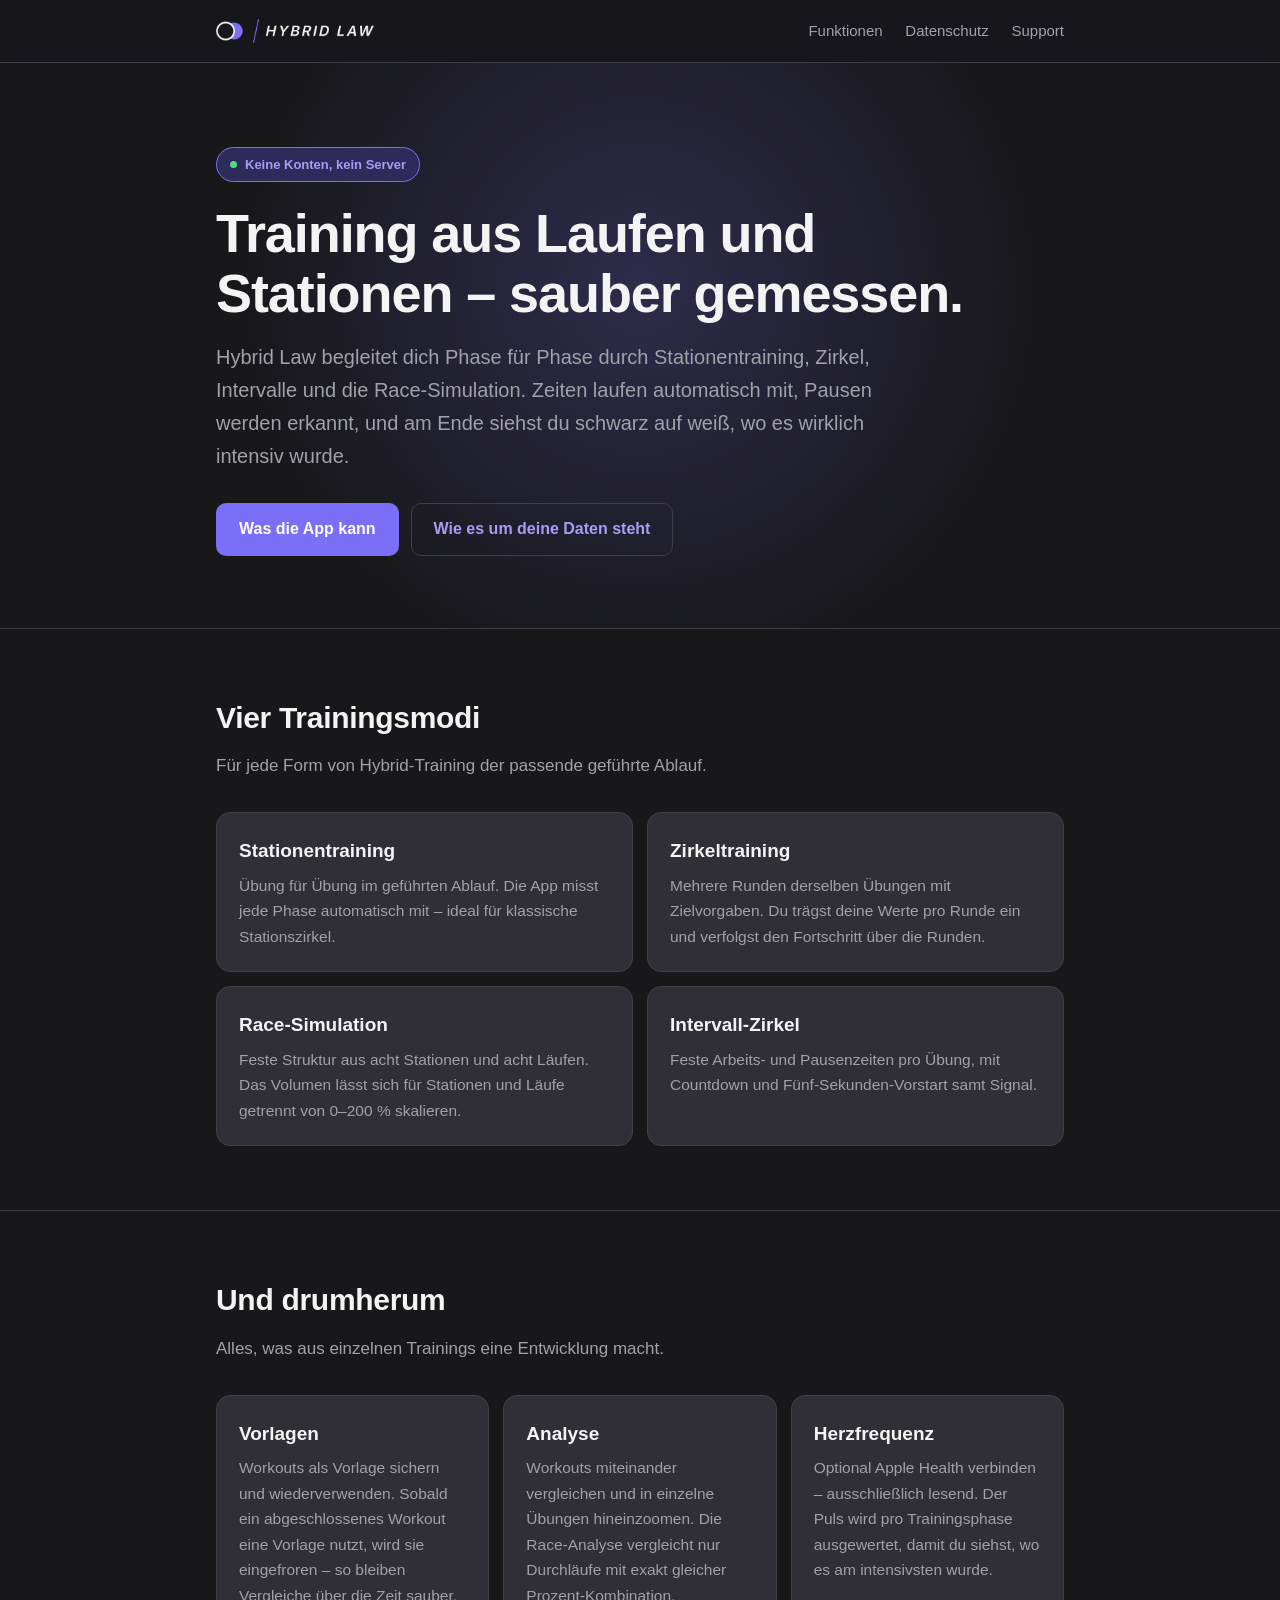
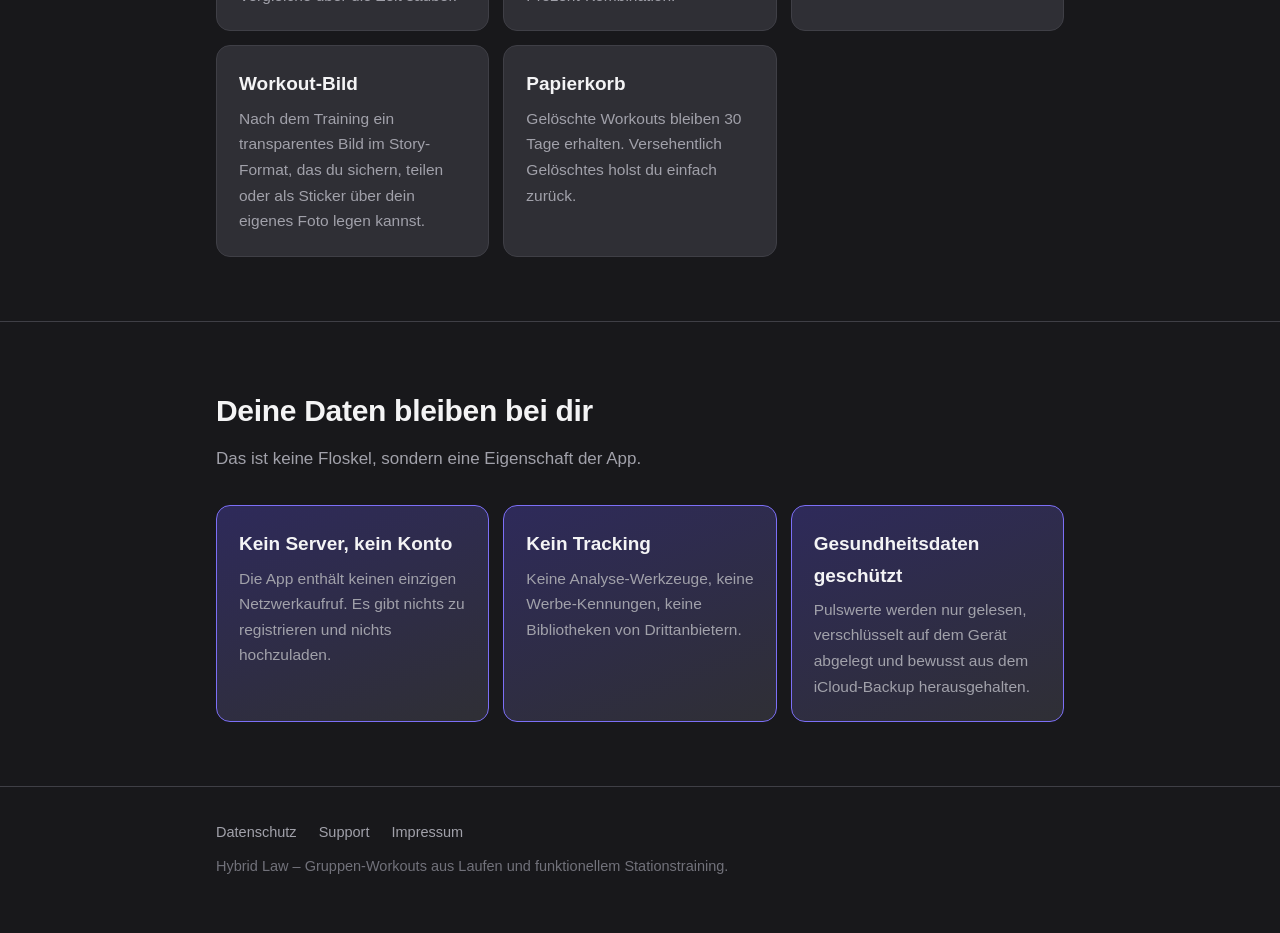
<file: index.html>
<!doctype html>
<html lang="de">
<head>
<meta charset="utf-8">
<meta name="viewport" content="width=device-width, initial-scale=1">
<title>Hybrid Law – Training aus Laufen und Stationen</title>
<meta name="description" content="Hybrid Law ist eine iPhone-App für Gruppen-Workouts aus Laufen und funktionellem Stationstraining. Alle Daten bleiben auf deinem Gerät.">
<meta name="theme-color" content="#18181b">
<link rel="stylesheet" href="style.css">
</head>
<body>

<header class="site">
  <div class="wrap">
    <a class="logo" href="index.html"><img src="logo.png" alt="Hybrid Law"></a>
    <nav class="site">
      <a href="#funktionen">Funktionen</a>
      <a href="datenschutz.html">Datenschutz</a>
      <a href="support.html">Support</a>
    </nav>
  </div>
</header>

<div class="hero">
  <div class="wrap">
    <span class="badge">Keine Konten, kein Server</span>
    <h1>Training aus Laufen und Stationen – sauber gemessen.</h1>
    <p class="lead">
      Hybrid Law begleitet dich Phase für Phase durch Stationentraining, Zirkel,
      Intervalle und die Race-Simulation. Zeiten laufen automatisch mit, Pausen werden
      erkannt, und am Ende siehst du schwarz auf weiß, wo es wirklich intensiv wurde.
    </p>
    <div class="actions">
      <a class="btn primary" href="#funktionen">Was die App kann</a>
      <a class="btn ghost" href="datenschutz.html">Wie es um deine Daten steht</a>
    </div>
  </div>
</div>

<section id="funktionen">
  <div class="wrap">
    <h2>Vier Trainingsmodi</h2>
    <p class="sub">Für jede Form von Hybrid-Training der passende geführte Ablauf.</p>
    <div class="grid pair">
      <div class="card">
        <h3>Stationentraining</h3>
        <p>Übung für Übung im geführten Ablauf. Die App misst jede Phase automatisch mit – ideal für klassische Stationszirkel.</p>
      </div>
      <div class="card">
        <h3>Zirkeltraining</h3>
        <p>Mehrere Runden derselben Übungen mit Zielvorgaben. Du trägst deine Werte pro Runde ein und verfolgst den Fortschritt über die Runden.</p>
      </div>
      <div class="card">
        <h3>Race-Simulation</h3>
        <p>Feste Struktur aus acht Stationen und acht Läufen. Das Volumen lässt sich für Stationen und Läufe getrennt von 0–200 % skalieren.</p>
      </div>
      <div class="card">
        <h3>Intervall-Zirkel</h3>
        <p>Feste Arbeits- und Pausenzeiten pro Übung, mit Countdown und Fünf-Sekunden-Vorstart samt Signal.</p>
      </div>
    </div>
  </div>
</section>

<section>
  <div class="wrap">
    <h2>Und drumherum</h2>
    <p class="sub">Alles, was aus einzelnen Trainings eine Entwicklung macht.</p>
    <div class="grid">
      <div class="card">
        <h3>Vorlagen</h3>
        <p>Workouts als Vorlage sichern und wiederverwenden. Sobald ein abgeschlossenes Workout eine Vorlage nutzt, wird sie eingefroren – so bleiben Vergleiche über die Zeit sauber.</p>
      </div>
      <div class="card">
        <h3>Analyse</h3>
        <p>Workouts miteinander vergleichen und in einzelne Übungen hineinzoomen. Die Race-Analyse vergleicht nur Durchläufe mit exakt gleicher Prozent-Kombination.</p>
      </div>
      <div class="card">
        <h3>Herzfrequenz</h3>
        <p>Optional Apple Health verbinden – ausschließlich lesend. Der Puls wird pro Trainingsphase ausgewertet, damit du siehst, wo es am intensivsten wurde.</p>
      </div>
      <div class="card">
        <h3>Workout-Bild</h3>
        <p>Nach dem Training ein transparentes Bild im Story-Format, das du sichern, teilen oder als Sticker über dein eigenes Foto legen kannst.</p>
      </div>
      <div class="card">
        <h3>Papierkorb</h3>
        <p>Gelöschte Workouts bleiben 30 Tage erhalten. Versehentlich Gelöschtes holst du einfach zurück.</p>
      </div>
    </div>
  </div>
</section>

<section>
  <div class="wrap">
    <h2>Deine Daten bleiben bei dir</h2>
    <p class="sub">Das ist keine Floskel, sondern eine Eigenschaft der App.</p>
    <div class="grid">
      <div class="card highlight">
        <h3>Kein Server, kein Konto</h3>
        <p>Die App enthält keinen einzigen Netzwerkaufruf. Es gibt nichts zu registrieren und nichts hochzuladen.</p>
      </div>
      <div class="card highlight">
        <h3>Kein Tracking</h3>
        <p>Keine Analyse-Werkzeuge, keine Werbe-Kennungen, keine Bibliotheken von Drittanbietern.</p>
      </div>
      <div class="card highlight">
        <h3>Gesundheitsdaten geschützt</h3>
        <p>Pulswerte werden nur gelesen, verschlüsselt auf dem Gerät abgelegt und bewusst aus dem iCloud-Backup herausgehalten.</p>
      </div>
    </div>
  </div>
</section>

<footer class="site">
  <div class="wrap">
    <div class="links">
      <a href="datenschutz.html">Datenschutz</a>
      <a href="support.html">Support</a>
      <a href="impressum.html">Impressum</a>
    </div>
    <div>Hybrid Law – Gruppen-Workouts aus Laufen und funktionellem Stationstraining.</div>
  </div>
</footer>

</body>
</html>
</file>
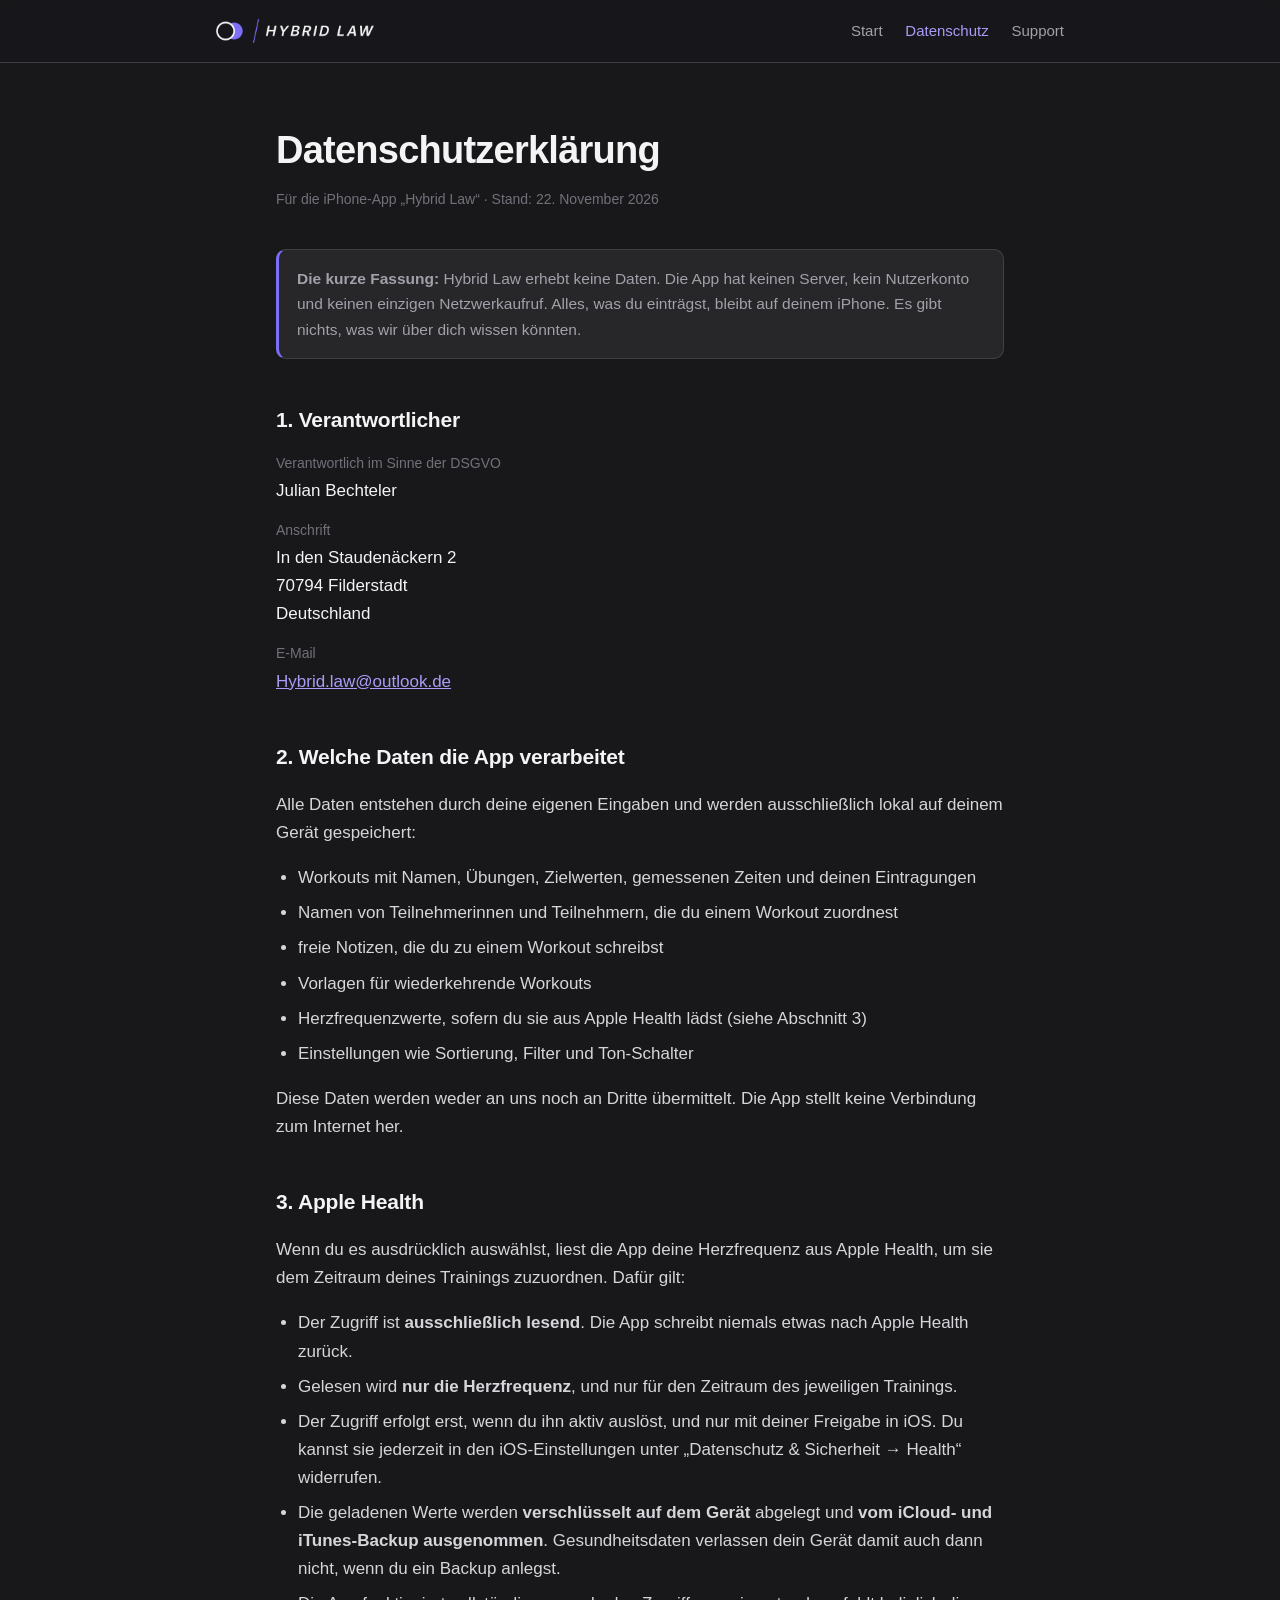
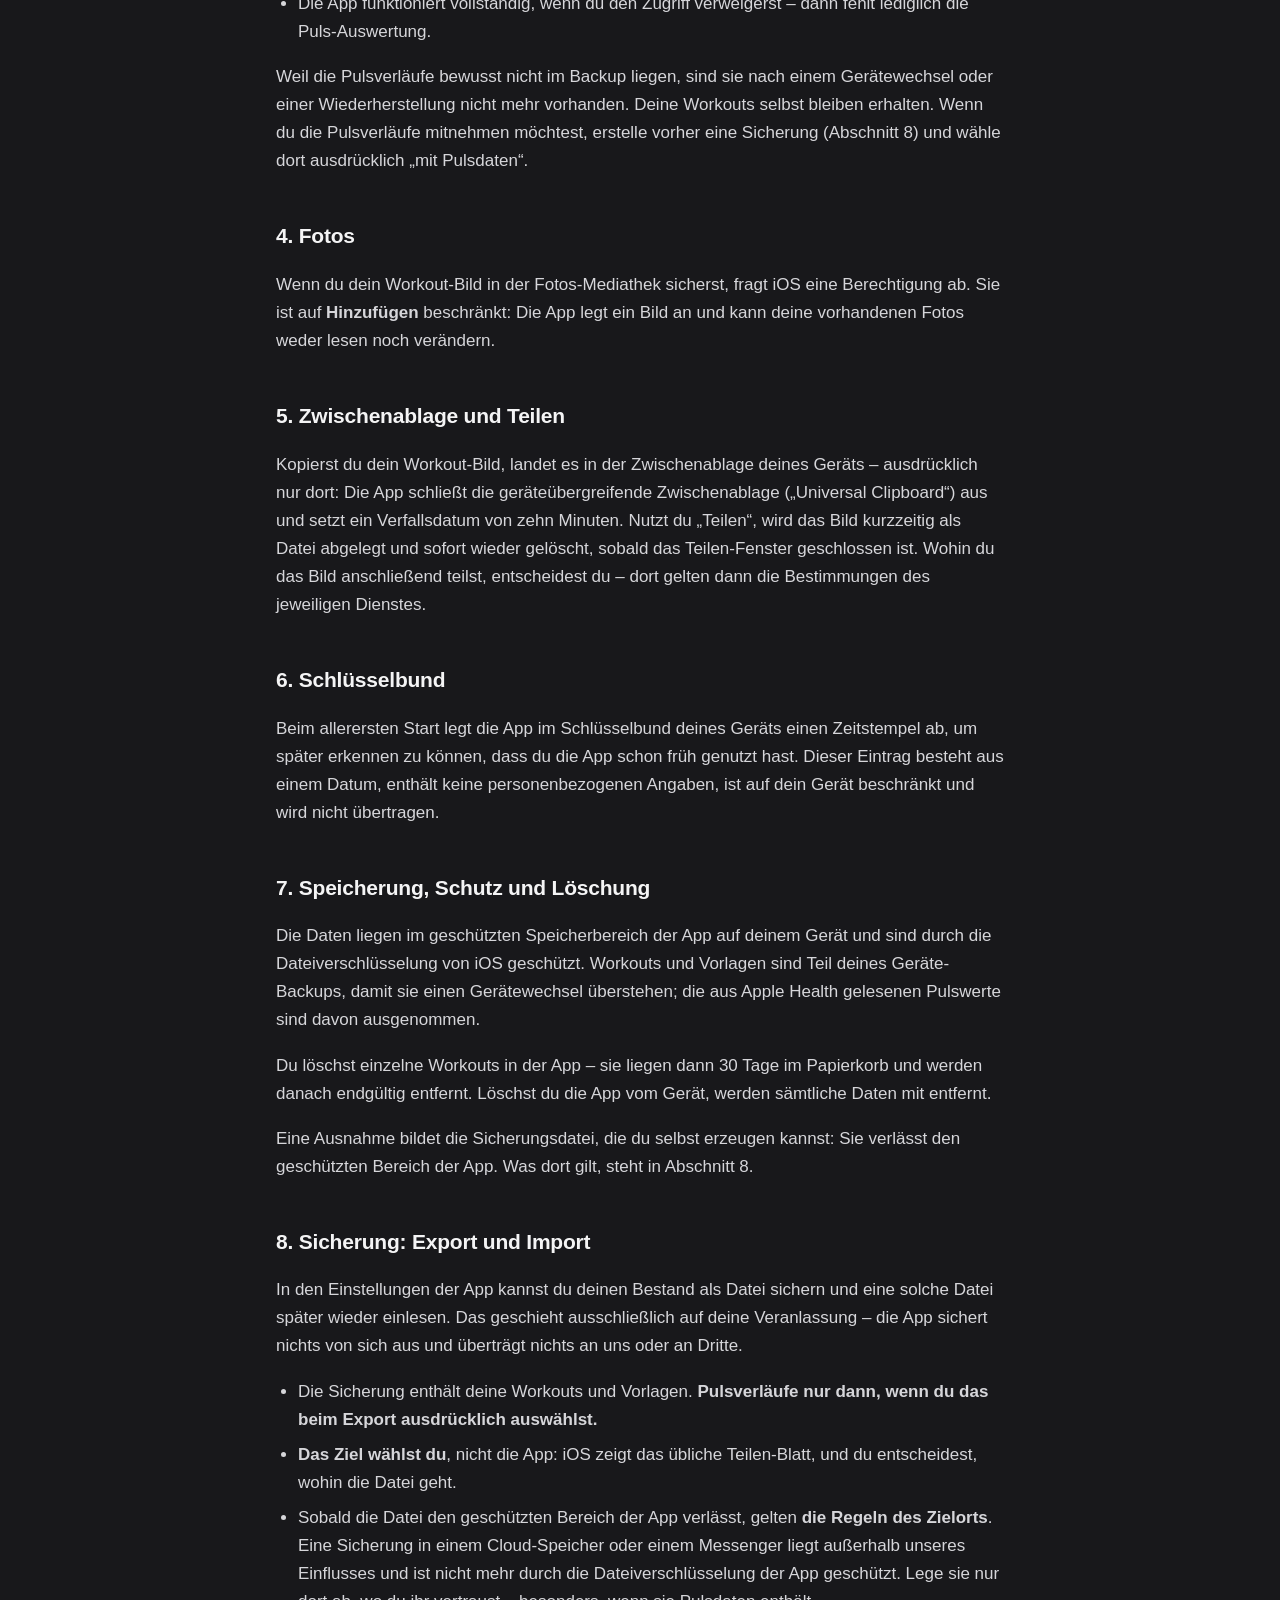
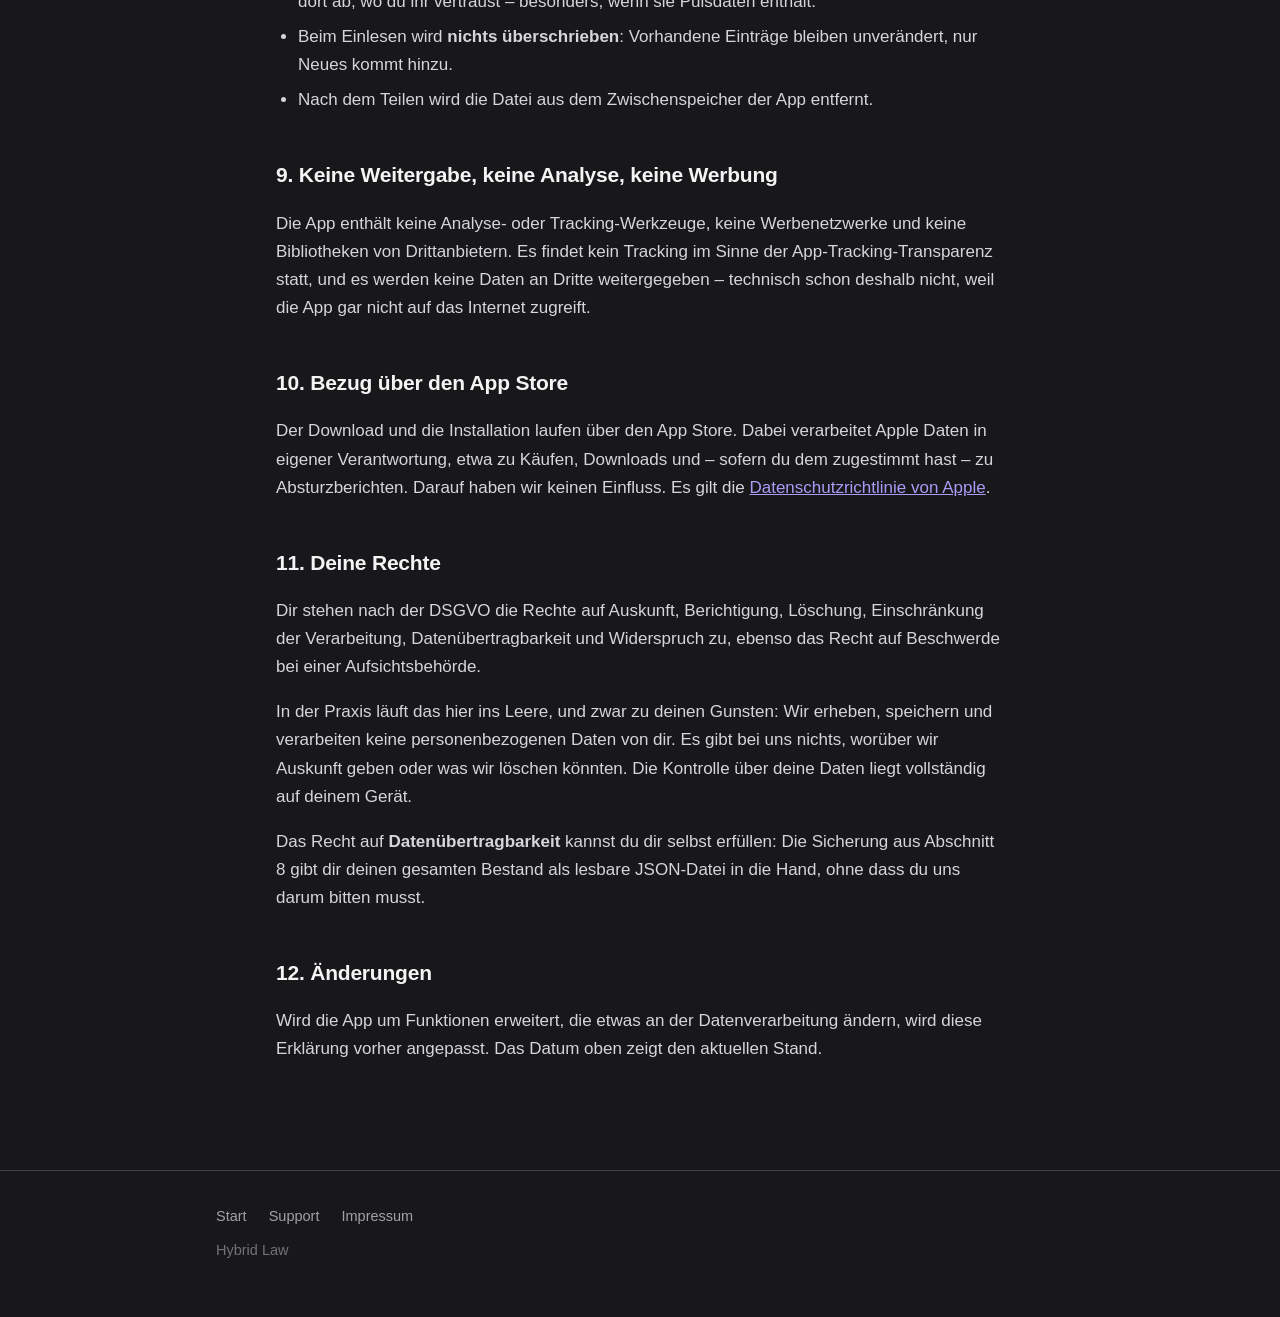
<file: datenschutz.html>
<!doctype html>
<html lang="de">
<head>
<meta charset="utf-8">
<meta name="viewport" content="width=device-width, initial-scale=1">
<title>Datenschutzerklärung – Hybrid Law</title>
<meta name="description" content="Datenschutzerklärung der iPhone-App Hybrid Law. Die App erhebt keine Daten, hat keinen Server und kein Nutzerkonto.">
<!-- Hier steht die Anschrift des Verantwortlichen. Die Seite bleibt für jeden
     erreichbar, soll aber nicht in Suchergebnissen auftauchen - wie das Impressum. -->
<meta name="robots" content="noindex">
<meta name="theme-color" content="#18181b">
<link rel="stylesheet" href="style.css">
</head>
<body>

<header class="site">
  <div class="wrap">
    <a class="logo" href="index.html"><img src="logo.png" alt="Hybrid Law"></a>
    <nav class="site">
      <a href="index.html">Start</a>
      <a href="datenschutz.html" aria-current="page">Datenschutz</a>
      <a href="support.html">Support</a>
    </nav>
  </div>
</header>

<main class="page">
  <div class="wrap">

    <h1>Datenschutzerklärung</h1>
    <p class="updated">Für die iPhone-App „Hybrid Law“ · Stand: 22. November 2026</p>

    <div class="note">
      <strong>Die kurze Fassung:</strong> Hybrid Law erhebt keine Daten. Die App hat
      keinen Server, kein Nutzerkonto und keinen einzigen Netzwerkaufruf. Alles, was du
      einträgst, bleibt auf deinem iPhone. Es gibt nichts, was wir über dich wissen
      könnten.
    </div>

    <h2>1. Verantwortlicher</h2>
    <dl class="contact">
      <dt>Verantwortlich im Sinne der DSGVO</dt>
      <dd>Julian Bechteler</dd>
      <dt>Anschrift</dt>
      <dd>In den Staudenäckern 2<br>70794 Filderstadt<br>Deutschland</dd>
      <dt>E-Mail</dt>
      <dd><a href="mailto:Hybrid.law@outlook.de">Hybrid.law@outlook.de</a></dd>
    </dl>

    <h2>2. Welche Daten die App verarbeitet</h2>
    <p>
      Alle Daten entstehen durch deine eigenen Eingaben und werden ausschließlich lokal
      auf deinem Gerät gespeichert:
    </p>
    <ul>
      <li>Workouts mit Namen, Übungen, Zielwerten, gemessenen Zeiten und deinen Eintragungen</li>
      <li>Namen von Teilnehmerinnen und Teilnehmern, die du einem Workout zuordnest</li>
      <li>freie Notizen, die du zu einem Workout schreibst</li>
      <li>Vorlagen für wiederkehrende Workouts</li>
      <li>Herzfrequenzwerte, sofern du sie aus Apple Health lädst (siehe Abschnitt 3)</li>
      <li>Einstellungen wie Sortierung, Filter und Ton-Schalter</li>
    </ul>
    <p>
      Diese Daten werden weder an uns noch an Dritte übermittelt. Die App stellt keine
      Verbindung zum Internet her.
    </p>

    <h2>3. Apple Health</h2>
    <p>
      Wenn du es ausdrücklich auswählst, liest die App deine Herzfrequenz aus Apple
      Health, um sie dem Zeitraum deines Trainings zuzuordnen. Dafür gilt:
    </p>
    <ul>
      <li>Der Zugriff ist <strong>ausschließlich lesend</strong>. Die App schreibt niemals etwas nach Apple Health zurück.</li>
      <li>Gelesen wird <strong>nur die Herzfrequenz</strong>, und nur für den Zeitraum des jeweiligen Trainings.</li>
      <li>Der Zugriff erfolgt erst, wenn du ihn aktiv auslöst, und nur mit deiner Freigabe in iOS. Du kannst sie jederzeit in den iOS-Einstellungen unter „Datenschutz &amp; Sicherheit → Health“ widerrufen.</li>
      <li>Die geladenen Werte werden <strong>verschlüsselt auf dem Gerät</strong> abgelegt und <strong>vom iCloud- und iTunes-Backup ausgenommen</strong>. Gesundheitsdaten verlassen dein Gerät damit auch dann nicht, wenn du ein Backup anlegst.</li>
      <li>Die App funktioniert vollständig, wenn du den Zugriff verweigerst – dann fehlt lediglich die Puls-Auswertung.</li>
    </ul>
    <p>
      Weil die Pulsverläufe bewusst nicht im Backup liegen, sind sie nach einem
      Gerätewechsel oder einer Wiederherstellung nicht mehr vorhanden. Deine Workouts
      selbst bleiben erhalten. Wenn du die Pulsverläufe mitnehmen möchtest, erstelle
      vorher eine Sicherung (Abschnitt 8) und wähle dort ausdrücklich „mit
      Pulsdaten“.
    </p>

    <h2>4. Fotos</h2>
    <p>
      Wenn du dein Workout-Bild in der Fotos-Mediathek sicherst, fragt iOS eine
      Berechtigung ab. Sie ist auf <strong>Hinzufügen</strong> beschränkt: Die App legt
      ein Bild an und kann deine vorhandenen Fotos weder lesen noch verändern.
    </p>

    <h2>5. Zwischenablage und Teilen</h2>
    <p>
      Kopierst du dein Workout-Bild, landet es in der Zwischenablage deines Geräts –
      ausdrücklich nur dort: Die App schließt die geräteübergreifende Zwischenablage
      („Universal Clipboard“) aus und setzt ein Verfallsdatum von zehn Minuten. Nutzt du
      „Teilen“, wird das Bild kurzzeitig als Datei abgelegt und sofort wieder gelöscht,
      sobald das Teilen-Fenster geschlossen ist. Wohin du das Bild anschließend teilst,
      entscheidest du – dort gelten dann die Bestimmungen des jeweiligen Dienstes.
    </p>

    <h2>6. Schlüsselbund</h2>
    <p>
      Beim allerersten Start legt die App im Schlüsselbund deines Geräts einen
      Zeitstempel ab, um später erkennen zu können, dass du die App schon früh genutzt
      hast. Dieser Eintrag besteht aus einem Datum, enthält keine personenbezogenen
      Angaben, ist auf dein Gerät beschränkt und wird nicht übertragen.
    </p>

    <h2>7. Speicherung, Schutz und Löschung</h2>
    <p>
      Die Daten liegen im geschützten Speicherbereich der App auf deinem Gerät und sind
      durch die Dateiverschlüsselung von iOS geschützt. Workouts und Vorlagen sind Teil
      deines Geräte-Backups, damit sie einen Gerätewechsel überstehen; die aus Apple
      Health gelesenen Pulswerte sind davon ausgenommen.
    </p>
    <p>
      Du löschst einzelne Workouts in der App – sie liegen dann 30 Tage im Papierkorb und
      werden danach endgültig entfernt. Löschst du die App vom Gerät, werden sämtliche
      Daten mit entfernt.
    </p>
    <p>
      Eine Ausnahme bildet die Sicherungsdatei, die du selbst erzeugen kannst: Sie
      verlässt den geschützten Bereich der App. Was dort gilt, steht in Abschnitt 8.
    </p>

    <h2>8. Sicherung: Export und Import</h2>
    <p>
      In den Einstellungen der App kannst du deinen Bestand als Datei sichern und eine
      solche Datei später wieder einlesen. Das geschieht ausschließlich auf deine
      Veranlassung – die App sichert nichts von sich aus und überträgt nichts an uns
      oder an Dritte.
    </p>
    <ul>
      <li>Die Sicherung enthält deine Workouts und Vorlagen. <strong>Pulsverläufe nur dann, wenn du das beim Export ausdrücklich auswählst.</strong></li>
      <li><strong>Das Ziel wählst du</strong>, nicht die App: iOS zeigt das übliche Teilen-Blatt, und du entscheidest, wohin die Datei geht.</li>
      <li>Sobald die Datei den geschützten Bereich der App verlässt, gelten <strong>die Regeln des Zielorts</strong>. Eine Sicherung in einem Cloud-Speicher oder einem Messenger liegt außerhalb unseres Einflusses und ist nicht mehr durch die Dateiverschlüsselung der App geschützt. Lege sie nur dort ab, wo du ihr vertraust – besonders, wenn sie Pulsdaten enthält.</li>
      <li>Beim Einlesen wird <strong>nichts überschrieben</strong>: Vorhandene Einträge bleiben unverändert, nur Neues kommt hinzu.</li>
      <li>Nach dem Teilen wird die Datei aus dem Zwischenspeicher der App entfernt.</li>
    </ul>

    <h2>9. Keine Weitergabe, keine Analyse, keine Werbung</h2>
    <p>
      Die App enthält keine Analyse- oder Tracking-Werkzeuge, keine Werbenetzwerke und
      keine Bibliotheken von Drittanbietern. Es findet kein Tracking im Sinne der
      App-Tracking-Transparenz statt, und es werden keine Daten an Dritte weitergegeben –
      technisch schon deshalb nicht, weil die App gar nicht auf das Internet zugreift.
    </p>

    <h2>10. Bezug über den App Store</h2>
    <p>
      Der Download und die Installation laufen über den App Store. Dabei verarbeitet
      Apple Daten in eigener Verantwortung, etwa zu Käufen, Downloads und – sofern du dem
      zugestimmt hast – zu Absturzberichten. Darauf haben wir keinen Einfluss. Es gilt
      die <a href="https://www.apple.com/legal/privacy/de-ww/" rel="noopener">Datenschutzrichtlinie
      von Apple</a>.
    </p>

    <h2>11. Deine Rechte</h2>
    <p>
      Dir stehen nach der DSGVO die Rechte auf Auskunft, Berichtigung, Löschung,
      Einschränkung der Verarbeitung, Datenübertragbarkeit und Widerspruch zu, ebenso das
      Recht auf Beschwerde bei einer Aufsichtsbehörde.
    </p>
    <p>
      In der Praxis läuft das hier ins Leere, und zwar zu deinen Gunsten: Wir erheben,
      speichern und verarbeiten keine personenbezogenen Daten von dir. Es gibt bei uns
      nichts, worüber wir Auskunft geben oder was wir löschen könnten. Die Kontrolle über
      deine Daten liegt vollständig auf deinem Gerät.
    </p>
    <p>
      Das Recht auf <strong>Datenübertragbarkeit</strong> kannst du dir selbst erfüllen:
      Die Sicherung aus Abschnitt 8 gibt dir deinen gesamten Bestand als lesbare
      JSON-Datei in die Hand, ohne dass du uns darum bitten musst.
    </p>

    <h2>12. Änderungen</h2>
    <p>
      Wird die App um Funktionen erweitert, die etwas an der Datenverarbeitung ändern,
      wird diese Erklärung vorher angepasst. Das Datum oben zeigt den aktuellen Stand.
    </p>

  </div>
</main>

<footer class="site">
  <div class="wrap">
    <div class="links">
      <a href="index.html">Start</a>
      <a href="support.html">Support</a>
      <a href="impressum.html">Impressum</a>
    </div>
    <div>Hybrid Law</div>
  </div>
</footer>

</body>
</html>
</file>
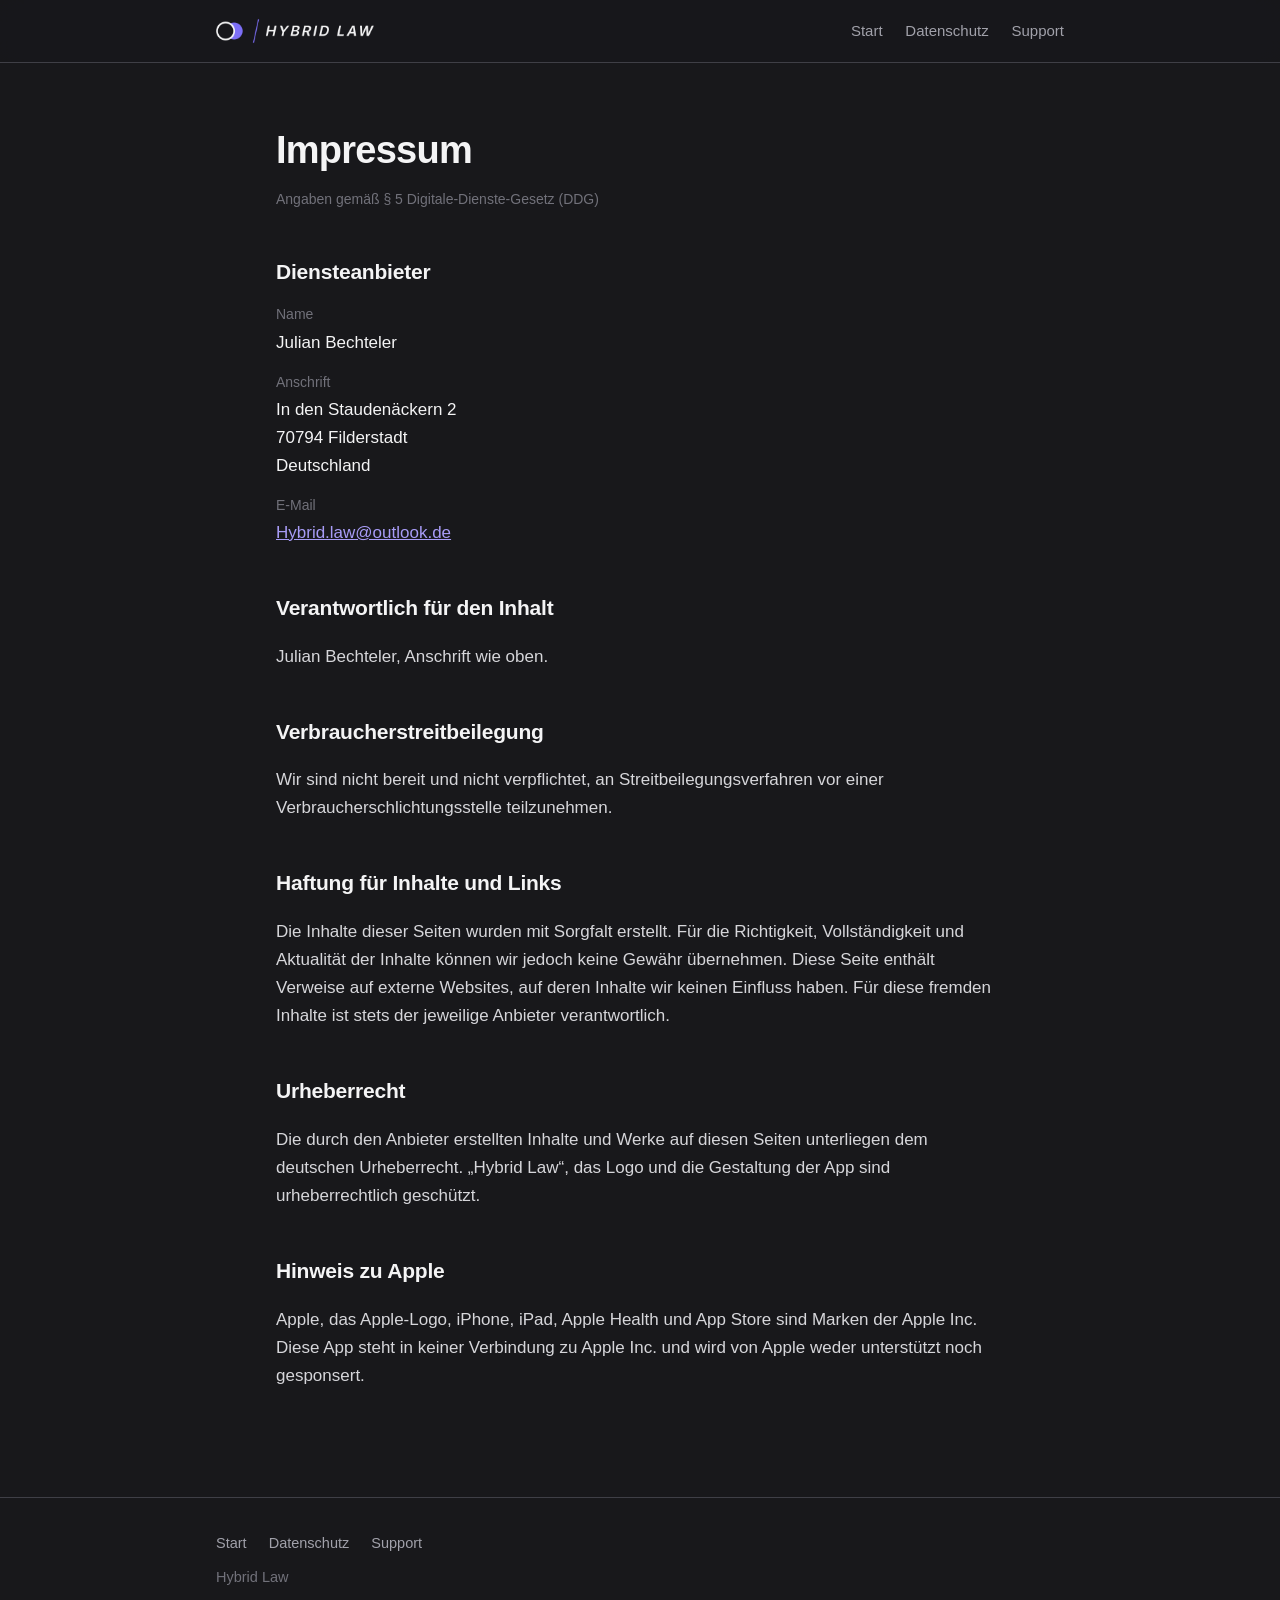
<file: impressum.html>
<!doctype html>
<html lang="de">
<head>
<meta charset="utf-8">
<meta name="viewport" content="width=device-width, initial-scale=1">
<title>Impressum – Hybrid Law</title>
<meta name="robots" content="noindex">
<meta name="theme-color" content="#18181b">
<link rel="stylesheet" href="style.css">
</head>
<body>

<header class="site">
  <div class="wrap">
    <a class="logo" href="index.html"><img src="logo.png" alt="Hybrid Law"></a>
    <nav class="site">
      <a href="index.html">Start</a>
      <a href="datenschutz.html">Datenschutz</a>
      <a href="support.html">Support</a>
    </nav>
  </div>
</header>

<main class="page">
  <div class="wrap">

    <h1>Impressum</h1>
    <p class="updated">Angaben gemäß § 5 Digitale-Dienste-Gesetz (DDG)</p>

    <h2>Diensteanbieter</h2>
    <dl class="contact">
      <dt>Name</dt>
      <dd>Julian Bechteler</dd>
      <dt>Anschrift</dt>
      <dd>In den Staudenäckern 2<br>70794 Filderstadt<br>Deutschland</dd>
      <dt>E-Mail</dt>
      <dd><a href="mailto:Hybrid.law@outlook.de">Hybrid.law@outlook.de</a></dd>
    </dl>

    <h2>Verantwortlich für den Inhalt</h2>
    <p>Julian Bechteler, Anschrift wie oben.</p>

    <h2>Verbraucherstreitbeilegung</h2>
    <p>
      Wir sind nicht bereit und nicht verpflichtet, an Streitbeilegungsverfahren vor
      einer Verbraucherschlichtungsstelle teilzunehmen.
    </p>

    <h2>Haftung für Inhalte und Links</h2>
    <p>
      Die Inhalte dieser Seiten wurden mit Sorgfalt erstellt. Für die Richtigkeit,
      Vollständigkeit und Aktualität der Inhalte können wir jedoch keine Gewähr
      übernehmen. Diese Seite enthält Verweise auf externe Websites, auf deren Inhalte
      wir keinen Einfluss haben. Für diese fremden Inhalte ist stets der jeweilige
      Anbieter verantwortlich.
    </p>

    <h2>Urheberrecht</h2>
    <p>
      Die durch den Anbieter erstellten Inhalte und Werke auf diesen Seiten unterliegen
      dem deutschen Urheberrecht. „Hybrid Law“, das Logo und die Gestaltung der App sind
      urheberrechtlich geschützt.
    </p>

    <h2>Hinweis zu Apple</h2>
    <p>
      Apple, das Apple-Logo, iPhone, iPad, Apple Health und App Store sind Marken der
      Apple Inc. Diese App steht in keiner Verbindung zu Apple Inc. und wird von Apple
      weder unterstützt noch gesponsert.
    </p>

  </div>
</main>

<footer class="site">
  <div class="wrap">
    <div class="links">
      <a href="index.html">Start</a>
      <a href="datenschutz.html">Datenschutz</a>
      <a href="support.html">Support</a>
    </div>
    <div>Hybrid Law</div>
  </div>
</footer>

</body>
</html>
</file>
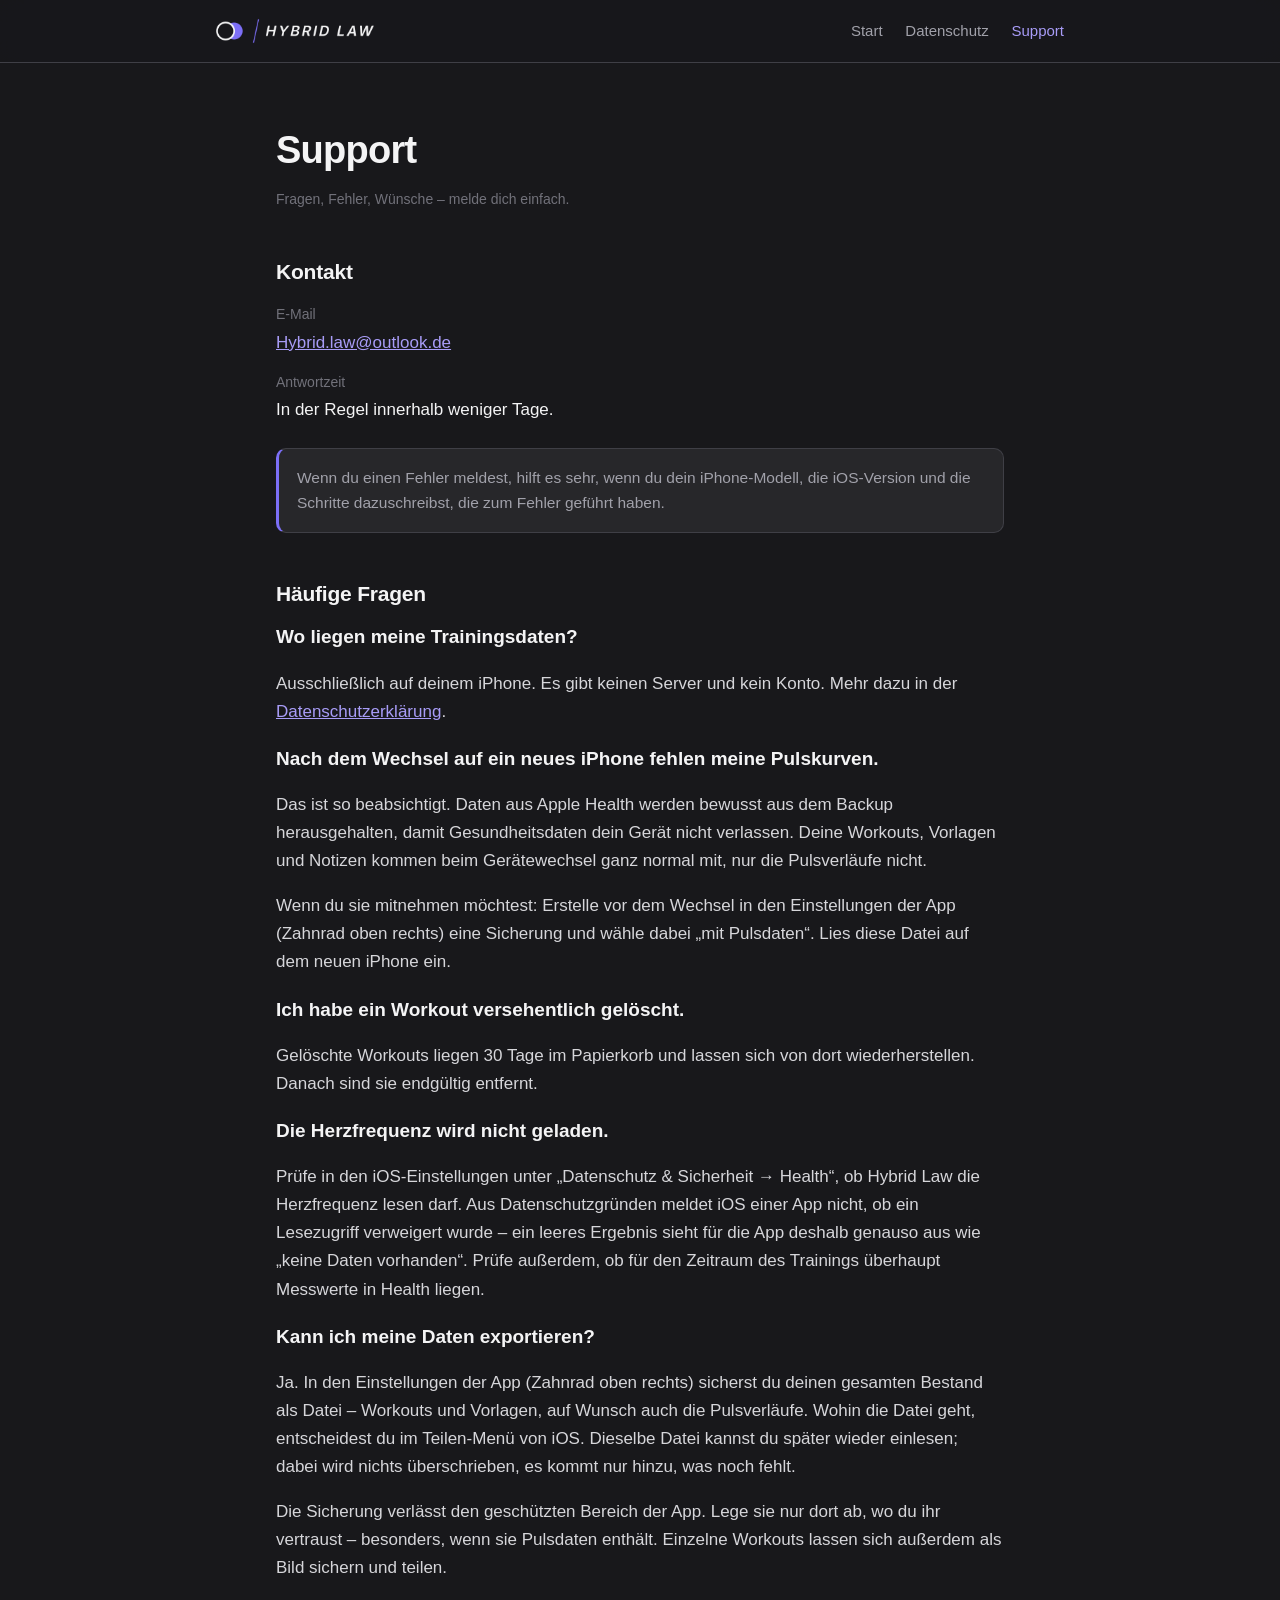
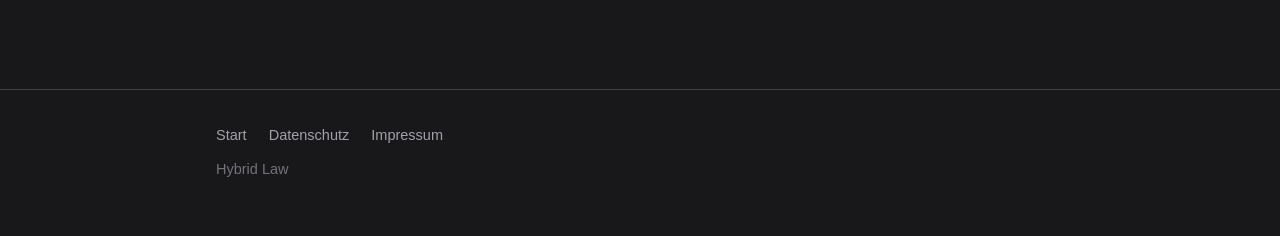
<file: support.html>
<!doctype html>
<html lang="de">
<head>
<meta charset="utf-8">
<meta name="viewport" content="width=device-width, initial-scale=1">
<title>Support – Hybrid Law</title>
<meta name="description" content="Hilfe und Kontakt zur iPhone-App Hybrid Law.">
<meta name="theme-color" content="#18181b">
<link rel="stylesheet" href="style.css">
</head>
<body>

<header class="site">
  <div class="wrap">
    <a class="logo" href="index.html"><img src="logo.png" alt="Hybrid Law"></a>
    <nav class="site">
      <a href="index.html">Start</a>
      <a href="datenschutz.html">Datenschutz</a>
      <a href="support.html" aria-current="page">Support</a>
    </nav>
  </div>
</header>

<main class="page">
  <div class="wrap">

    <h1>Support</h1>
    <p class="updated">Fragen, Fehler, Wünsche – melde dich einfach.</p>

    <h2>Kontakt</h2>
    <dl class="contact">
      <dt>E-Mail</dt>
      <dd><a href="mailto:Hybrid.law@outlook.de">Hybrid.law@outlook.de</a></dd>
      <dt>Antwortzeit</dt>
      <dd>In der Regel innerhalb weniger Tage.</dd>
    </dl>

    <div class="note">
      Wenn du einen Fehler meldest, hilft es sehr, wenn du dein iPhone-Modell, die
      iOS-Version und die Schritte dazuschreibst, die zum Fehler geführt haben.
    </div>

    <h2>Häufige Fragen</h2>

    <h3>Wo liegen meine Trainingsdaten?</h3>
    <p>
      Ausschließlich auf deinem iPhone. Es gibt keinen Server und kein Konto. Mehr dazu
      in der <a href="datenschutz.html">Datenschutzerklärung</a>.
    </p>

    <h3>Nach dem Wechsel auf ein neues iPhone fehlen meine Pulskurven.</h3>
    <p>
      Das ist so beabsichtigt. Daten aus Apple Health werden bewusst aus dem Backup
      herausgehalten, damit Gesundheitsdaten dein Gerät nicht verlassen. Deine Workouts,
      Vorlagen und Notizen kommen beim Gerätewechsel ganz normal mit, nur die
      Pulsverläufe nicht.
    </p>
    <p>
      Wenn du sie mitnehmen möchtest: Erstelle vor dem Wechsel in den Einstellungen der
      App (Zahnrad oben rechts) eine Sicherung und wähle dabei „mit Pulsdaten“. Lies diese
      Datei auf dem neuen iPhone ein.
    </p>

    <h3>Ich habe ein Workout versehentlich gelöscht.</h3>
    <p>
      Gelöschte Workouts liegen 30 Tage im Papierkorb und lassen sich von dort
      wiederherstellen. Danach sind sie endgültig entfernt.
    </p>

    <h3>Die Herzfrequenz wird nicht geladen.</h3>
    <p>
      Prüfe in den iOS-Einstellungen unter „Datenschutz &amp; Sicherheit → Health“, ob
      Hybrid Law die Herzfrequenz lesen darf. Aus Datenschutzgründen meldet iOS einer App
      nicht, ob ein Lesezugriff verweigert wurde – ein leeres Ergebnis sieht für die App
      deshalb genauso aus wie „keine Daten vorhanden“. Prüfe außerdem, ob für den
      Zeitraum des Trainings überhaupt Messwerte in Health liegen.
    </p>

    <h3>Kann ich meine Daten exportieren?</h3>
    <p>
      Ja. In den Einstellungen der App (Zahnrad oben rechts) sicherst du deinen gesamten
      Bestand als Datei – Workouts und Vorlagen, auf Wunsch auch die Pulsverläufe. Wohin
      die Datei geht, entscheidest du im Teilen-Menü von iOS. Dieselbe Datei kannst du
      später wieder einlesen; dabei wird nichts überschrieben, es kommt nur hinzu, was
      noch fehlt.
    </p>
    <p>
      Die Sicherung verlässt den geschützten Bereich der App. Lege sie nur dort ab, wo
      du ihr vertraust – besonders, wenn sie Pulsdaten enthält. Einzelne Workouts lassen
      sich außerdem als Bild sichern und teilen.
    </p>

  </div>
</main>

<footer class="site">
  <div class="wrap">
    <div class="links">
      <a href="index.html">Start</a>
      <a href="datenschutz.html">Datenschutz</a>
      <a href="impressum.html">Impressum</a>
    </div>
    <div>Hybrid Law</div>
  </div>
</footer>

</body>
</html>
</file>
<file: style.css>
/* Farben aus dem Design-System der App (DesignSystem.swift) */
:root {
  --bg: #18181b;
  --surface: #27272a;
  --card: #2f2f35;
  --border: #3f3f46;
  --purple: #7c6ff7;
  --purple-light: #a89cf7;
  --purple-deep: #2e2a5a;
  --text: #f4f4f5;
  --muted: #a1a1aa;
  --hint: #71717a;
  --green: #4ade80;

  --radius: 14px;
  --maxw: 880px;
}

* { box-sizing: border-box; }

html { scroll-behavior: smooth; }

body {
  margin: 0;
  background: var(--bg);
  color: var(--text);
  font-family: -apple-system, BlinkMacSystemFont, "SF Pro Text", "Segoe UI", Roboto, Helvetica, Arial, sans-serif;
  font-size: 17px;
  line-height: 1.65;
  -webkit-font-smoothing: antialiased;
}

.wrap {
  max-width: var(--maxw);
  margin: 0 auto;
  padding: 0 16px;
}

/* ---------- Kopfzeile ---------- */

header.site {
  position: sticky;
  top: 0;
  z-index: 10;
  background: rgba(24, 24, 27, 0.82);
  backdrop-filter: saturate(160%) blur(12px);
  border-bottom: 1px solid var(--border);
}

header.site .wrap {
  display: flex;
  align-items: center;
  gap: 20px;
  min-height: 62px;
  flex-wrap: wrap;
}

.logo {
  display: flex;
  align-items: center;
  gap: 10px;
  text-decoration: none;
  color: var(--text);
  margin-right: auto;
}

/* Das Lockup aus der App (Assets.xcassets/HybridLawLockup) */
.logo img {
  display: block;
  height: 26px;
  width: auto;
}

nav.site a {
  color: var(--muted);
  text-decoration: none;
  font-size: 15px;
  font-weight: 500;
  margin-left: 18px;
}

nav.site a:hover,
nav.site a[aria-current="page"] { color: var(--purple-light); }

/* ---------- Hero ---------- */

.hero {
  position: relative;
  overflow: hidden;
  border-bottom: 1px solid var(--border);
  padding: 84px 0 72px;
}

.hero::before {
  content: "";
  position: absolute;
  inset: -40% 0 auto 50%;
  width: 900px;
  height: 900px;
  transform: translateX(-50%);
  background: radial-gradient(circle, rgba(124, 111, 247, 0.22) 0%, rgba(124, 111, 247, 0) 62%);
  pointer-events: none;
}

.hero .wrap { position: relative; }

.hero h1 {
  font-size: clamp(34px, 7vw, 54px);
  line-height: 1.1;
  margin: 0 0 18px;
  letter-spacing: -0.02em;
}

.hero p.lead {
  font-size: clamp(17px, 2.4vw, 20px);
  color: var(--muted);
  max-width: 34em;
  margin: 0 0 30px;
}

.badge {
  display: inline-flex;
  align-items: center;
  gap: 8px;
  background: var(--purple-deep);
  border: 1px solid var(--purple);
  color: var(--purple-light);
  font-size: 13px;
  font-weight: 600;
  padding: 6px 13px;
  border-radius: 999px;
  margin-bottom: 22px;
}

.badge::before {
  content: "";
  width: 7px;
  height: 7px;
  border-radius: 50%;
  background: var(--green);
}

.actions { display: flex; flex-wrap: wrap; gap: 12px; }

.btn {
  display: inline-block;
  padding: 12px 22px;
  border-radius: 10px;
  font-weight: 600;
  font-size: 16px;
  text-decoration: none;
  border: 1px solid transparent;
}

.btn.primary { background: var(--purple); color: #fff; }
.btn.primary:hover { background: var(--purple-light); }
.btn.ghost { border-color: var(--border); color: var(--purple-light); }
.btn.ghost:hover { border-color: var(--purple); background: var(--surface); }

/* ---------- Abschnitte ---------- */

section { padding: 64px 0; }
section + section { border-top: 1px solid var(--border); }

h2 {
  font-size: clamp(24px, 4vw, 30px);
  letter-spacing: -0.01em;
  margin: 0 0 10px;
}

h2 + p.sub {
  color: var(--muted);
  margin: 0 0 32px;
  max-width: 44em;
}

h3 { font-size: 19px; margin: 0 0 6px; }

.grid {
  display: grid;
  /* min(): auf schmalen Displays darf die Mindestbreite nicht breiter werden
     als der Platz selbst, sonst läuft das Raster über den Rand hinaus. */
  grid-template-columns: repeat(auto-fit, minmax(min(240px, 100%), 1fr));
  gap: 14px;
}

/* Vier Kacheln sollen 2x2 stehen, nicht 3+1: breitere Mindestbreite erzwingt
   bei der Seitenbreite genau zwei Spalten. */
.grid.pair {
  grid-template-columns: repeat(auto-fit, minmax(min(330px, 100%), 1fr));
}

.card {
  background: var(--card);
  border: 1px solid var(--border);
  border-radius: var(--radius);
  padding: 22px;
}

.card .icon {
  color: var(--purple-light);
  margin-bottom: 12px;
  display: block;
}

.card p { margin: 0; color: var(--muted); font-size: 15.5px; }

.card.highlight {
  background: linear-gradient(160deg, var(--purple-deep), var(--card));
  border-color: var(--purple);
}

/* ---------- Textseiten ---------- */

.page { padding: 56px 0 90px; }
.page .wrap { max-width: 760px; }

.page h1 {
  font-size: clamp(28px, 5vw, 38px);
  margin: 0 0 6px;
  letter-spacing: -0.02em;
}

.page .updated { color: var(--hint); font-size: 14px; margin: 0 0 38px; }

.page h2 {
  font-size: 21px;
  margin: 40px 0 10px;
  padding-top: 4px;
}

.page p, .page li { color: #d6d6da; }
.page ul { padding-left: 22px; }
.page li { margin-bottom: 7px; }

.page a { color: var(--purple-light); }

.note {
  background: var(--surface);
  border: 1px solid var(--border);
  border-left: 3px solid var(--purple);
  border-radius: 10px;
  padding: 16px 18px;
  margin: 24px 0;
  font-size: 15.5px;
  color: var(--muted);
}

.todo {
  background: #3a2a12;
  border: 1px solid #a16207;
  border-radius: 10px;
  padding: 16px 18px;
  margin: 24px 0;
  font-size: 15.5px;
  color: #fde68a;
}

dl.contact { margin: 0; }
dl.contact dt { color: var(--hint); font-size: 14px; margin-top: 14px; }
dl.contact dd { margin: 2px 0 0; }

/* ---------- Fußzeile ---------- */

footer.site {
  border-top: 1px solid var(--border);
  padding: 34px 0 54px;
  color: var(--hint);
  font-size: 14.5px;
}

footer.site .links { margin-bottom: 10px; }
footer.site a { color: var(--muted); text-decoration: none; margin-right: 18px; }
footer.site a:hover { color: var(--purple-light); }

@media (max-width: 560px) {
  .hero { padding: 58px 0 50px; }
  section { padding: 48px 0; }
  nav.site a { margin-left: 0; margin-right: 16px; }
  header.site .wrap { padding-top: 10px; padding-bottom: 10px; }
}
</file>
